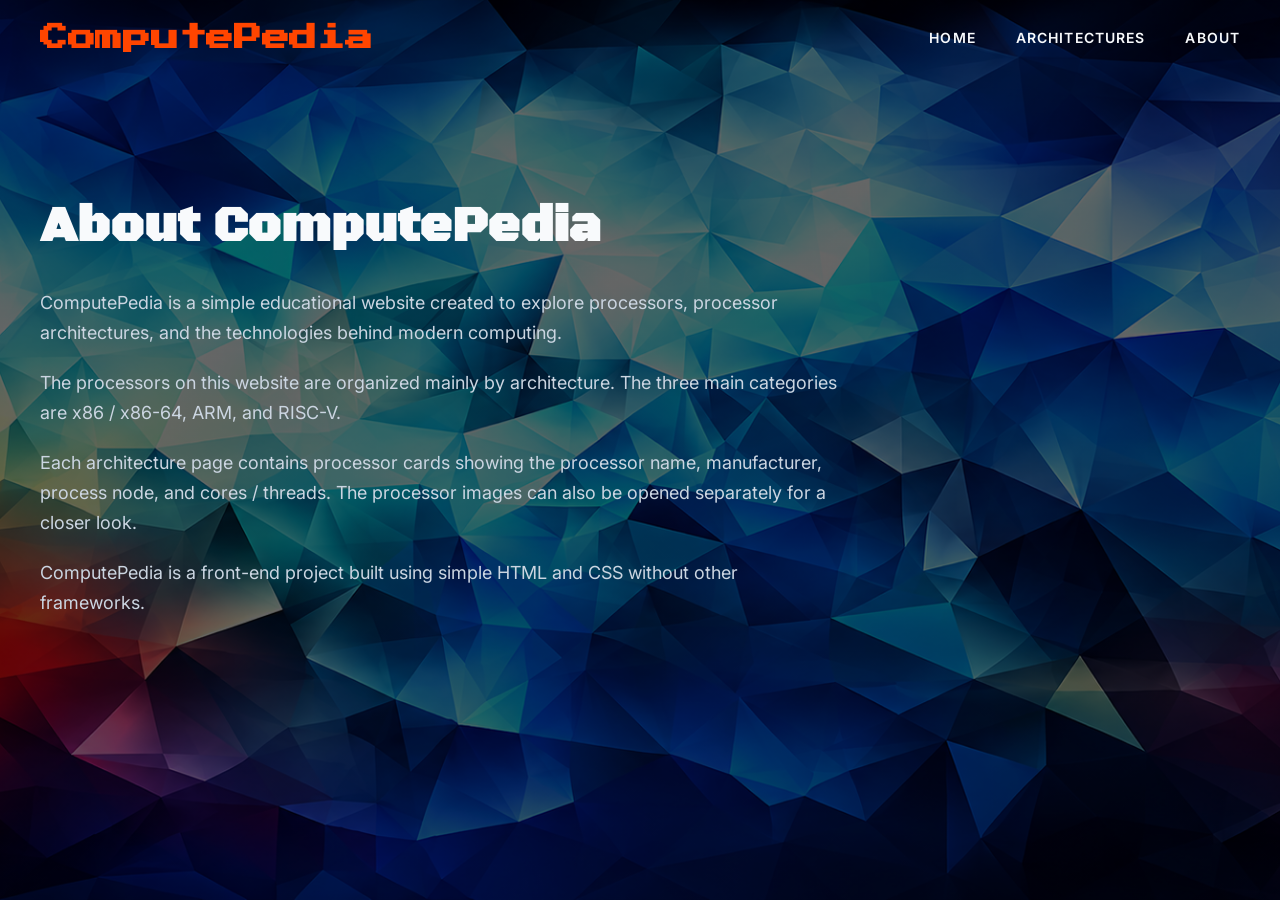
<file: about.html>
<!DOCTYPE html>
<html lang="en">

<head>
    <meta charset="UTF-8">
    <meta name="viewport" content="width=device-width, initial-scale=1.0">

    <link rel="preconnect" href="https://fonts.googleapis.com">
    <link rel="preconnect" href="https://fonts.gstatic.com" crossorigin>
    <link href="https://fonts.googleapis.com/css2?family=Black+Ops+One&family=Inter:wght@400;500;600;700&family=Press+Start+2P&family=Space+Grotesk:wght@500;600;700&display=swap" rel="stylesheet">
    <link rel="stylesheet" href="style.css">

    <title>About - ComputePedia</title>
</head>

<body>

    <div class="main">

        <div class="navbar">

            <div class="logo">
                ComputePedia
            </div>

            <div class="menu">
                <a href="index.html">HOME</a>
                <a href="architecture.html">ARCHITECTURES</a>
                <a href="about.html">ABOUT</a>
            </div>

        </div>

        <div class="about-content">

            <h1>About ComputePedia</h1>

            <p>
                ComputePedia is a simple educational website created to
                explore processors, processor architectures, and the
                technologies behind modern computing.
            </p>

            <p>
                The processors on this website are organized mainly by
                architecture. The three main categories are x86 / x86-64, ARM, and RISC-V. 
            </p>

            <p>
                Each architecture page contains processor cards showing
                the processor name, manufacturer, process node, and
                cores / threads. The processor images can also be opened
                separately for a closer look.
            </p>

            <p>
                ComputePedia is a front-end project built using simple
                HTML and CSS without other frameworks.
            </p>

        </div>

    </div>

</body>

</html>
</file>
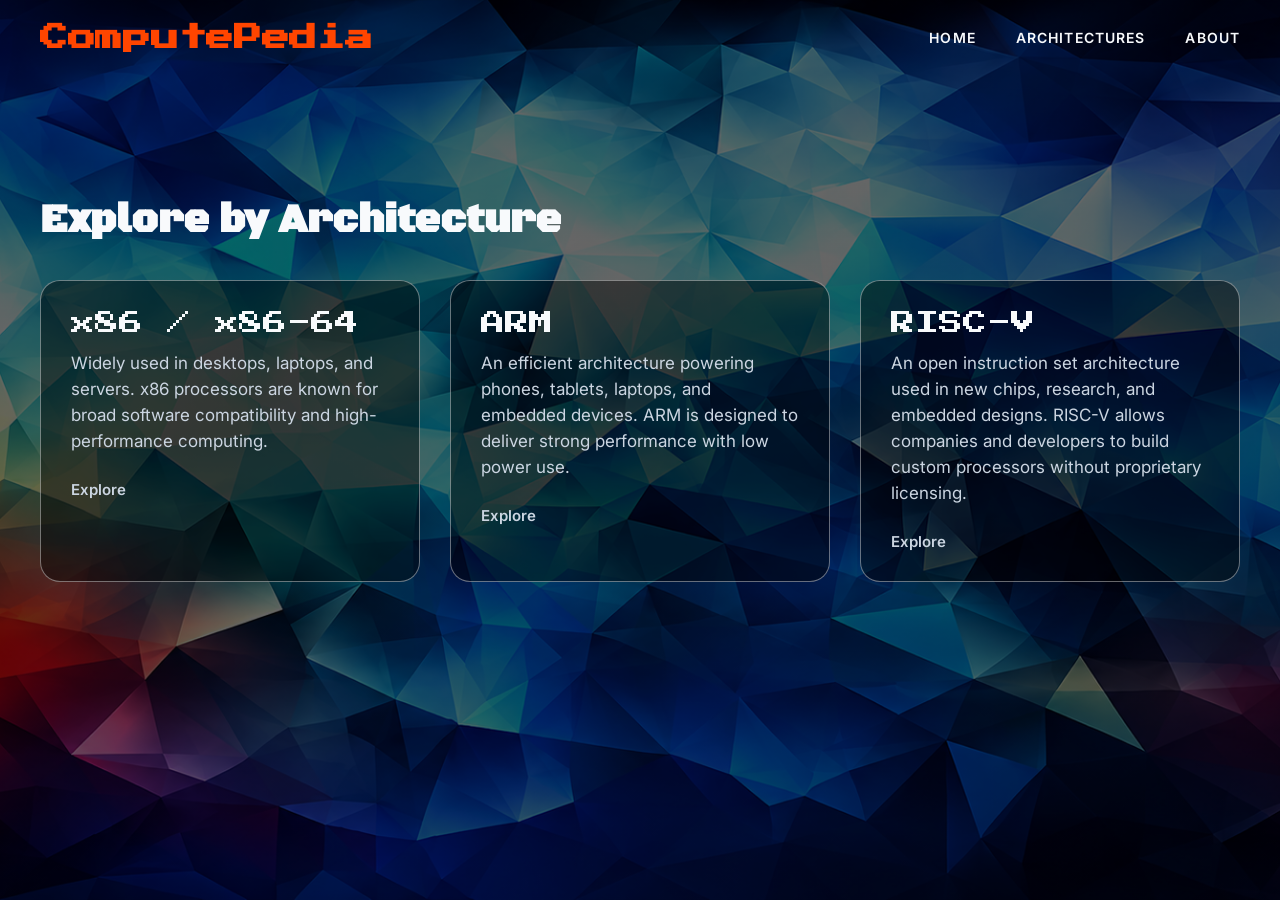
<file: architecture.html>
<!DOCTYPE html>
<html lang="en">

<head>
    <meta charset="UTF-8">
    <meta name="viewport" content="width=device-width, initial-scale=1.0">
    <link rel="preconnect" href="https://fonts.googleapis.com">
    <link rel="preconnect" href="https://fonts.gstatic.com" crossorigin>
    <link href="https://fonts.googleapis.com/css2?family=Black+Ops+One&family=Inter:wght@400;500;600;700&family=Press+Start+2P&family=Space+Grotesk:wght@500;600;700&display=swap" rel="stylesheet">
    <link rel="stylesheet" href="style.css">
    <title>Architectures | ComputePedia</title>
</head>

<body>
    <div class="main">
        <div class="navbar">
            <div class="logo">
                ComputePedia
            </div>

            <div class="menu">
                <a href="index.html">HOME</a>
                <a href="architecture.html">ARCHITECTURES</a>
                <a href="about.html">ABOUT</a>
            </div>
        </div>

        <div class="architectures">
            <h2>Explore by Architecture</h2>

            <div class="architecture-boxes">
                <div class="architecture-box">
                    <h3>x86 / x86-64</h3>
                    <p>Widely used in desktops, laptops, and servers. x86 processors are known for broad software compatibility and high-performance computing.</p>
                    <a href="x86.html">Explore</a>
                </div>

                <div class="architecture-box">
                    <h3>ARM</h3>
                    <p>An efficient architecture powering phones, tablets, laptops, and embedded devices. ARM is designed to deliver strong performance with low power use.</p>
                    <a href="arm.html">Explore</a>
                </div>

                <div class="architecture-box">
                    <h3>RISC-V</h3>
                    <p>An open instruction set architecture used in new chips, research, and embedded designs. RISC-V allows companies and developers to build custom processors without proprietary licensing.</p>
                    <a href="riscv.html">Explore</a>
                </div>
            </div>
        </div>
    </div>
</body>
</html>
</file>
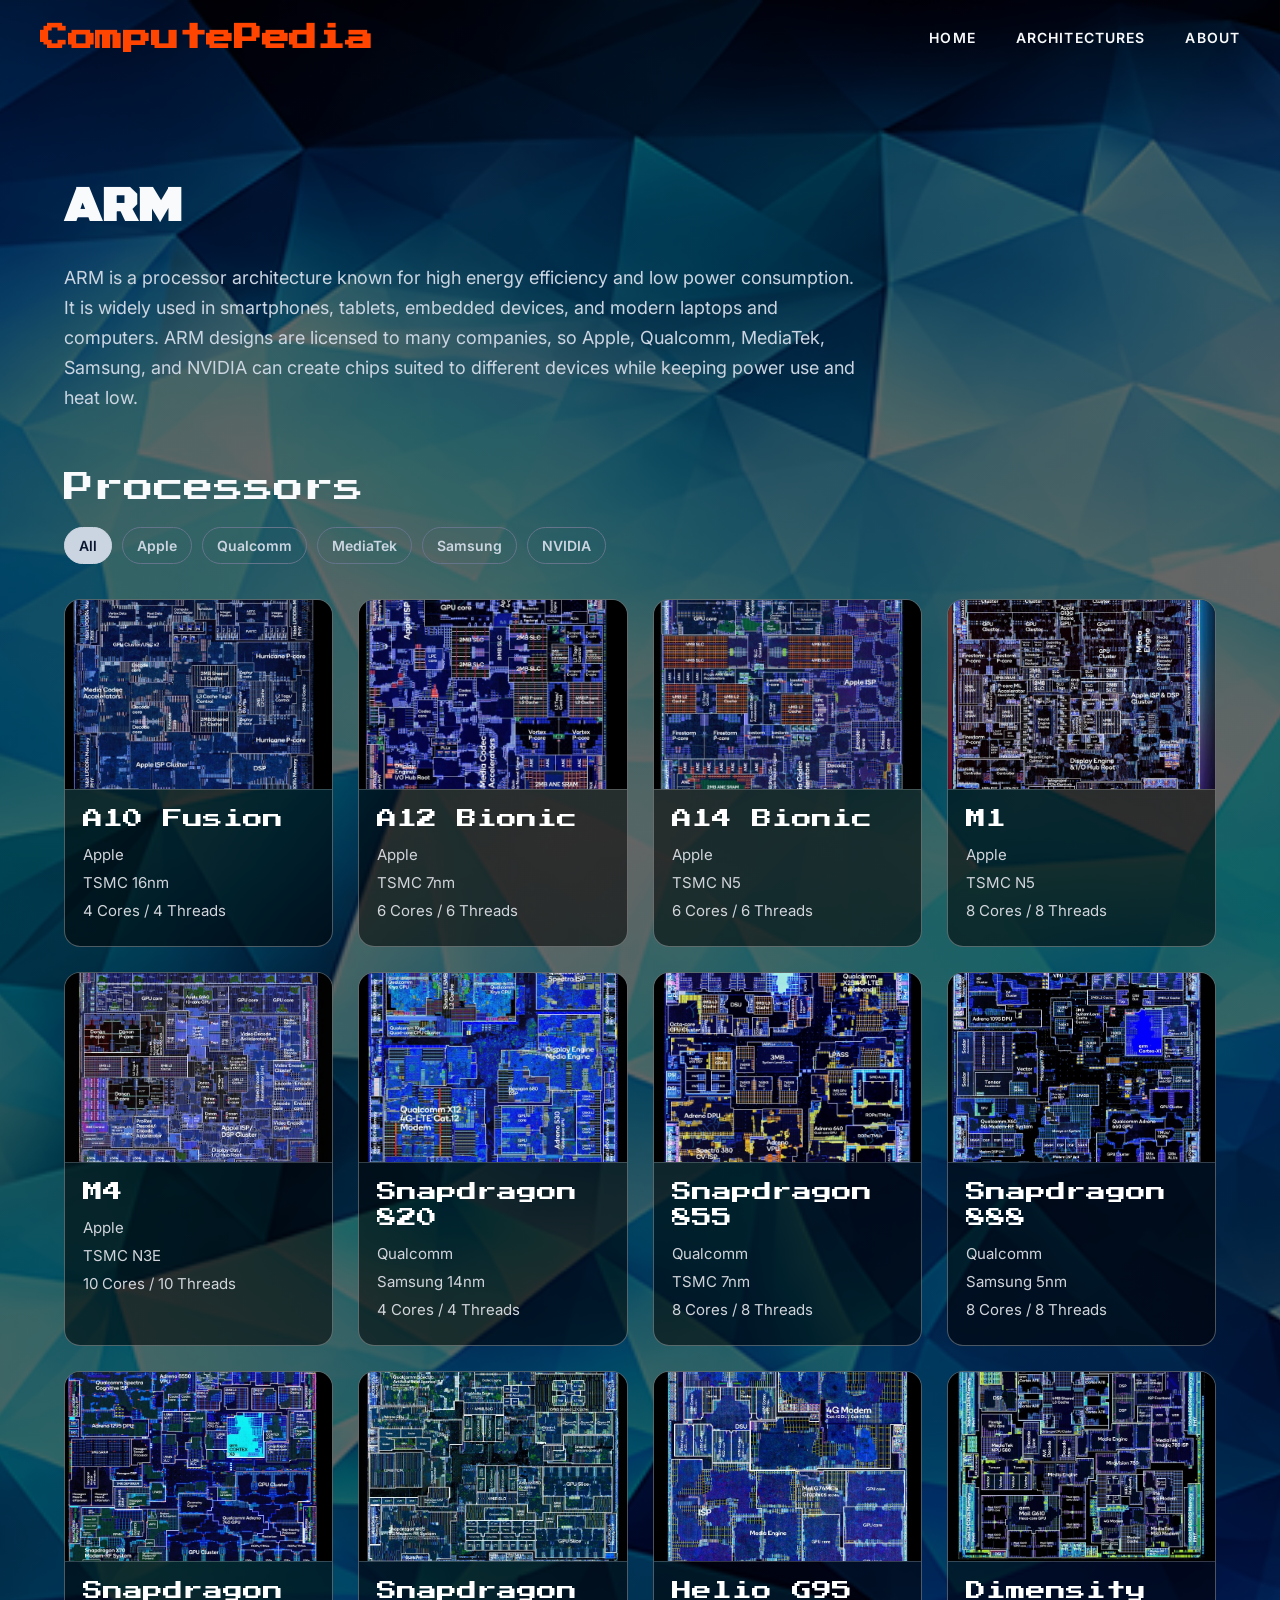
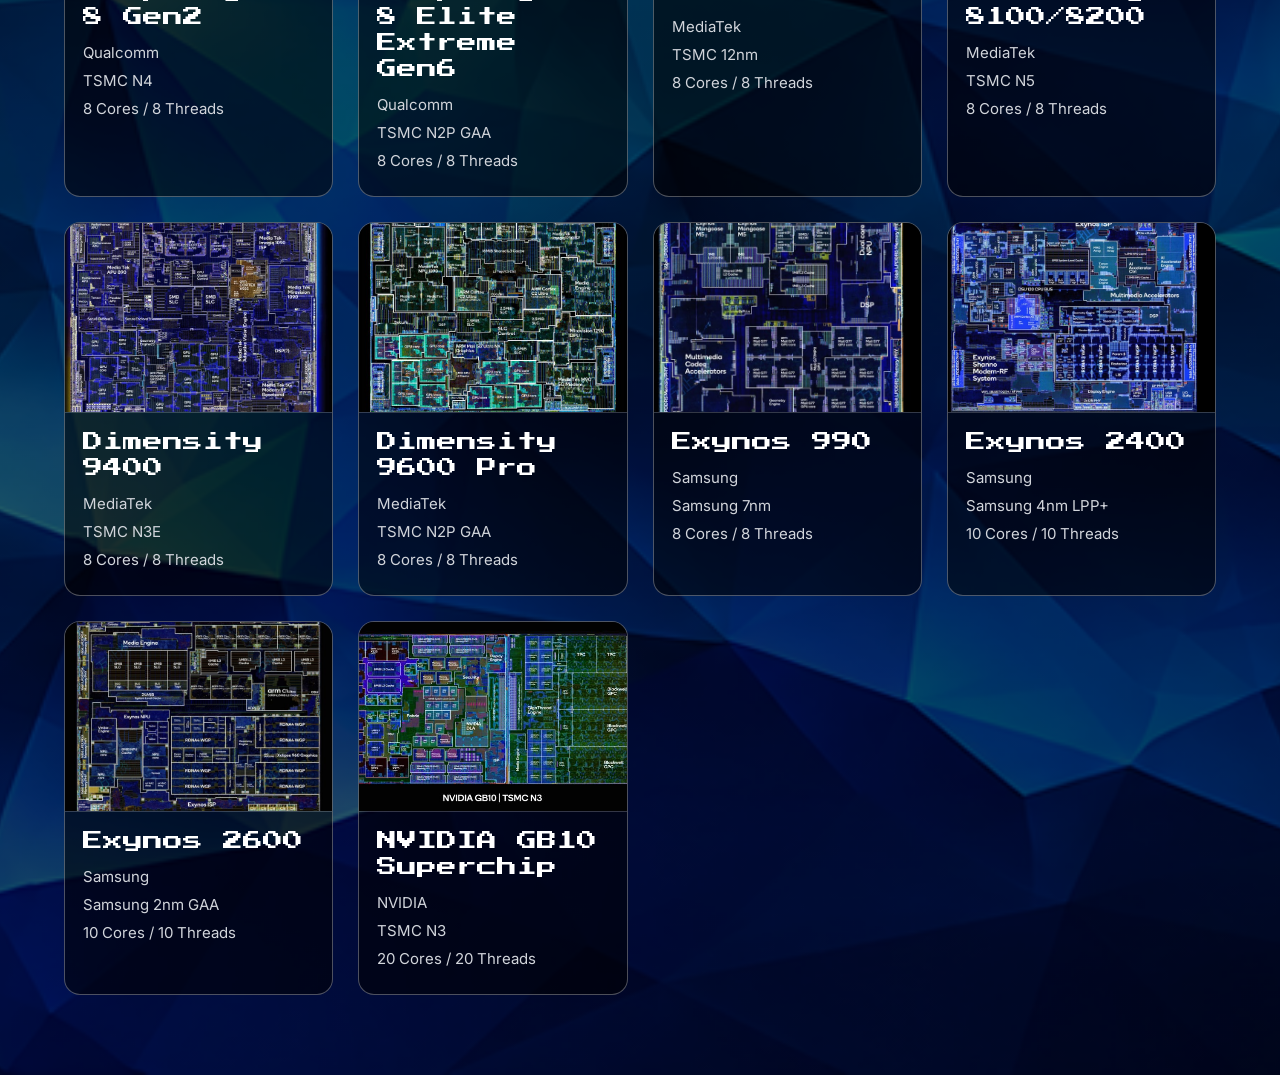
<file: arm.html>
<!DOCTYPE html>
<html lang="en">

<head>
    <meta charset="UTF-8">
    <meta name="viewport" content="width=device-width, initial-scale=1.0">

    <link rel="preconnect" href="https://fonts.googleapis.com">
    <link rel="preconnect" href="https://fonts.gstatic.com" crossorigin>
    <link href="https://fonts.googleapis.com/css2?family=Black+Ops+One&family=Inter:wght@400;500;600;700&family=Press+Start+2P&family=Space+Grotesk:wght@500;600;700&display=swap" rel="stylesheet">
    <link rel="stylesheet" href="style.css">

    <title>ARM - ComputePedia</title>
</head>

<body>

    <div class="main">

        <div class="navbar">

            <div class="logo">
                ComputePedia
            </div>

            <div class="menu">
                <a href="index.html">HOME</a>
                <a href="architecture.html">ARCHITECTURES</a>
                <a href="about.html">ABOUT</a>
            </div>

        </div>

        <div class="architecture-page">

            <h1>ARM</h1>

            <p>
                ARM is a processor architecture known for high energy
                efficiency and low power consumption. It is widely used
                in smartphones, tablets, embedded devices, and modern
                laptops and computers. ARM designs are licensed to many
                companies, so Apple, Qualcomm, MediaTek, Samsung, and
                NVIDIA can create chips suited to different devices while
                keeping power use and heat low.
            </p>

            <h2>Processors</h2>

            <input class="company-filter-input" type="radio" name="arm-company" id="arm-all" checked>
            <input class="company-filter-input" type="radio" name="arm-company" id="arm-apple">
            <input class="company-filter-input" type="radio" name="arm-company" id="arm-qualcomm">
            <input class="company-filter-input" type="radio" name="arm-company" id="arm-mediatek">
            <input class="company-filter-input" type="radio" name="arm-company" id="arm-samsung">
            <input class="company-filter-input" type="radio" name="arm-company" id="arm-nvidia">
            <div class="company-filters" aria-label="Filter ARM processors by company">
                <label for="arm-all">All</label>
                <label for="arm-apple">Apple</label>
                <label for="arm-qualcomm">Qualcomm</label>
                <label for="arm-mediatek">MediaTek</label>
                <label for="arm-samsung">Samsung</label>
                <label for="arm-nvidia">NVIDIA</label>
            </div>

            <div class="cpu-grid">

                <div class="cpu-card">
                    <a href="assets/images/apple-a10-fusion.jpg" target="_blank">
                        <img src="assets/thumbs/apple-a10-fusion.thumb.jpg" alt="Apple A10 Fusion die shot" loading="lazy">
                    </a>
                    <h3>A10 Fusion</h3>
                    <p class="company-apple">Apple</p>
                    <p>TSMC 16nm</p>
                    <p>4 Cores / 4 Threads</p>
                </div>

                <div class="cpu-card">
                    <a href="assets/images/apple-a12-bionic.jpg" target="_blank">
                        <img src="assets/thumbs/apple-a12-bionic.thumb.jpg" alt="Apple A12 Bionic die shot" loading="lazy">
                    </a>
                    <h3>A12 Bionic</h3>
                    <p class="company-apple">Apple</p>
                    <p>TSMC 7nm</p>
                    <p>6 Cores / 6 Threads</p>
                </div>

                <div class="cpu-card">
                    <a href="assets/images/apple-a14-bionic.jpg" target="_blank">
                        <img src="assets/thumbs/apple-a14-bionic.thumb.jpg" alt="Apple A14 Bionic die shot" loading="lazy">
                    </a>
                    <h3>A14 Bionic</h3>
                    <p class="company-apple">Apple</p>
                    <p>TSMC N5</p>
                    <p>6 Cores / 6 Threads</p>
                </div>

                <div class="cpu-card">
                    <a href="assets/images/apple-m1.jpg" target="_blank">
                        <img src="assets/thumbs/apple-m1.thumb.jpg" alt="Apple M1 die shot" loading="lazy">
                    </a>
                    <h3>M1</h3>
                    <p class="company-apple">Apple</p>
                    <p>TSMC N5</p>
                    <p>8 Cores / 8 Threads</p>
                </div>

                <div class="cpu-card">
                    <a href="assets/images/apple-m4.jpg" target="_blank">
                        <img src="assets/thumbs/apple-m4.thumb.jpg" alt="Apple M4 die shot" loading="lazy">
                    </a>
                    <h3>M4</h3>
                    <p class="company-apple">Apple</p>
                    <p>TSMC N3E</p>
                    <p>10 Cores / 10 Threads</p>
                </div>

                <div class="cpu-card">
                    <a href="assets/images/qualcomm-snapdragon-820.jpg" target="_blank">
                        <img src="assets/thumbs/qualcomm-snapdragon-820.thumb.jpg" alt="Snapdragon 820 die shot" loading="lazy">
                    </a>
                    <h3>Snapdragon 820</h3>
                    <p class="company-qualcomm">Qualcomm</p>
                    <p>Samsung 14nm</p>
                    <p>4 Cores / 4 Threads</p>
                </div>

                <div class="cpu-card">
                    <a href="assets/images/qualcomm-snapdragon-855.jpg" target="_blank">
                        <img src="assets/thumbs/qualcomm-snapdragon-855.thumb.jpg" alt="Snapdragon 855 die shot" loading="lazy">
                    </a>
                    <h3>Snapdragon 855</h3>
                    <p class="company-qualcomm">Qualcomm</p>
                    <p>TSMC 7nm</p>
                    <p>8 Cores / 8 Threads</p>
                </div>

                <div class="cpu-card">
                    <a href="assets/images/qualcomm-snapdragon-888.jpg" target="_blank">
                        <img src="assets/thumbs/qualcomm-snapdragon-888.thumb.jpg" alt="Snapdragon 888 die shot" loading="lazy">
                    </a>
                    <h3>Snapdragon 888</h3>
                    <p class="company-qualcomm">Qualcomm</p>
                    <p>Samsung 5nm</p>
                    <p>8 Cores / 8 Threads</p>
                </div>

                <div class="cpu-card">
                    <a href="assets/images/qualcomm-snapdragon-8-gen2.jpg" target="_blank">
                        <img src="assets/thumbs/qualcomm-snapdragon-8-gen2.thumb.jpg" alt="Snapdragon 8 Gen2 die shot" loading="lazy">
                    </a>
                    <h3>Snapdragon 8 Gen2</h3>
                    <p class="company-qualcomm">Qualcomm</p>
                    <p>TSMC N4</p>
                    <p>8 Cores / 8 Threads</p>
                </div>

                <div class="cpu-card">
                    <a href="assets/images/qualcomm-snapdragon-8-elite-gen6.jpg" target="_blank">
                        <img src="assets/thumbs/qualcomm-snapdragon-8-elite-gen6.thumb.jpg" alt="Snapdragon 8 Elite Extreme Gen6 die shot" loading="lazy">
                    </a>
                    <h3>Snapdragon 8 Elite Extreme Gen6</h3>
                    <p class="company-qualcomm">Qualcomm</p>
                    <p>TSMC N2P GAA</p>
                    <p>8 Cores / 8 Threads</p>
                </div>

                <div class="cpu-card">
                    <a href="assets/images/mediatek-helio-g95.jpg" target="_blank">
                        <img src="assets/thumbs/mediatek-helio-g95.thumb.jpg" alt="MediaTek Helio G95 die shot" loading="lazy">
                    </a>
                    <h3>Helio G95</h3>
                    <p class="company-mediatek">MediaTek</p>
                    <p>TSMC 12nm</p>
                    <p>8 Cores / 8 Threads</p>
                </div>

                <div class="cpu-card">
                    <a href="assets/images/mediatek-dimensity-8100.jpg" target="_blank">
                        <img src="assets/thumbs/mediatek-dimensity-8100.thumb.jpg" alt="MediaTek Dimensity 8100/8200 die shot" loading="lazy">
                    </a>
                    <h3>Dimensity 8100/8200</h3>
                    <p class="company-mediatek">MediaTek</p>
                    <p>TSMC N5</p>
                    <p>8 Cores / 8 Threads</p>
                </div>

                <div class="cpu-card">
                    <a href="assets/images/mediatek-dimensity-9400.jpg" target="_blank">
                        <img src="assets/thumbs/mediatek-dimensity-9400.thumb.jpg" alt="MediaTek Dimensity 9400 die shot" loading="lazy">
                    </a>
                    <h3>Dimensity 9400</h3>
                    <p class="company-mediatek">MediaTek</p>
                    <p>TSMC N3E</p>
                    <p>8 Cores / 8 Threads</p>
                </div>

                <div class="cpu-card">
                    <a href="assets/images/mediatek-dimensity-9600-pro.jpg" target="_blank">
                        <img src="assets/thumbs/mediatek-dimensity-9600-pro.thumb.jpg" alt="MediaTek Dimensity 9600 Pro die shot" loading="lazy">
                    </a>
                    <h3>Dimensity 9600 Pro</h3>
                    <p class="company-mediatek">MediaTek</p>
                    <p>TSMC N2P GAA</p>
                    <p>8 Cores / 8 Threads</p>
                </div>

                <div class="cpu-card">
                    <a href="assets/images/samsung-exynos-990.jpg" target="_blank">
                        <img src="assets/thumbs/samsung-exynos-990.thumb.jpg" alt="Samsung Exynos 990 die shot" loading="lazy">
                    </a>
                    <h3>Exynos 990</h3>
                    <p class="company-samsung">Samsung</p>
                    <p>Samsung 7nm</p>
                    <p>8 Cores / 8 Threads</p>
                </div>

                <div class="cpu-card">
                    <a href="assets/images/samsung-exynos-2400.jpg" target="_blank">
                        <img src="assets/thumbs/samsung-exynos-2400.thumb.jpg" alt="Samsung Exynos 2400 die shot" loading="lazy">
                    </a>
                    <h3>Exynos 2400</h3>
                    <p class="company-samsung">Samsung</p>
                    <p>Samsung 4nm LPP+</p>
                    <p>10 Cores / 10 Threads</p>
                </div>

                <div class="cpu-card">
                    <a href="assets/images/samsung-exynos-2600.jpg" target="_blank">
                        <img src="assets/thumbs/samsung-exynos-2600.thumb.jpg" alt="Samsung Exynos 2600 die shot" loading="lazy">
                    </a>
                    <h3>Exynos 2600</h3>
                    <p class="company-samsung">Samsung</p>
                    <p>Samsung 2nm GAA</p>
                    <p>10 Cores / 10 Threads</p>
                </div>

                <div class="cpu-card">
                    <a href="assets/images/nvidia-gb10-blackwell.jpg" target="_blank">
                        <img src="assets/thumbs/nvidia-gb10-blackwell.thumb.jpg" alt="NVIDIA GB10 Superchip die shot" loading="lazy">
                    </a>
                    <h3>NVIDIA GB10 Superchip</h3>
                    <p class="company-nvidia">NVIDIA</p>
                    <p>TSMC N3</p>
                    <p>20 Cores / 20 Threads</p>
                </div>

            </div>

        </div>

    </div>

</body>
</html>
</file>
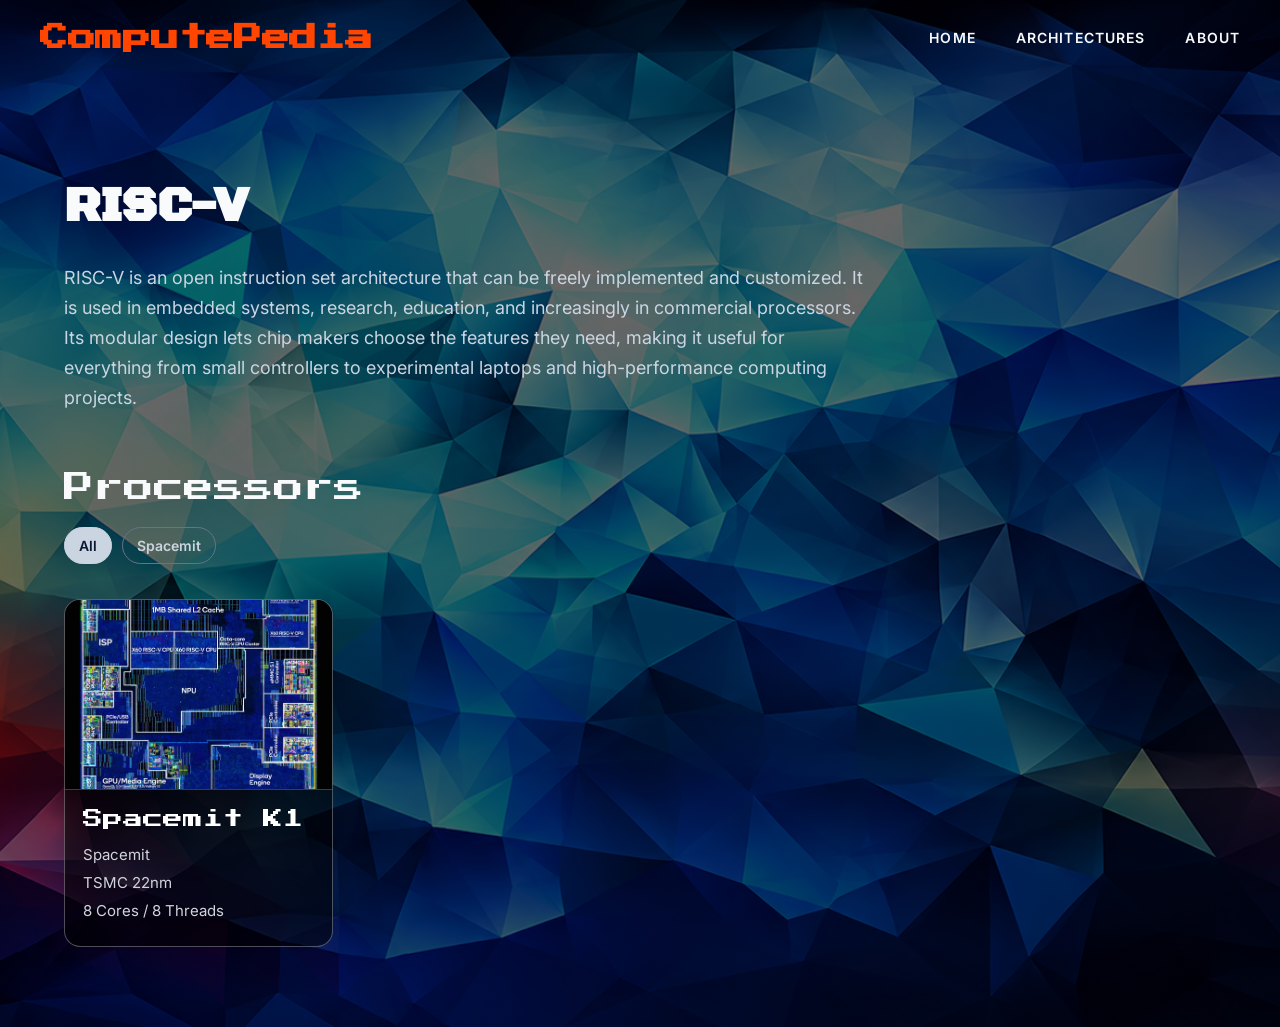
<file: riscv.html>
<!DOCTYPE html>
<html lang="en">

<head>
    <meta charset="UTF-8">
    <meta name="viewport" content="width=device-width, initial-scale=1.0">

    <link rel="preconnect" href="https://fonts.googleapis.com">
    <link rel="preconnect" href="https://fonts.gstatic.com" crossorigin>
    <link href="https://fonts.googleapis.com/css2?family=Black+Ops+One&family=Inter:wght@400;500;600;700&family=Press+Start+2P&family=Space+Grotesk:wght@500;600;700&display=swap" rel="stylesheet">
    <link rel="stylesheet" href="style.css">

    <title>RISC-V - ComputePedia</title>
</head>

<body>

    <div class="main">

        <div class="navbar">

            <div class="logo">
                ComputePedia
            </div>

            <div class="menu">
                <a href="index.html">HOME</a>
                <a href="architecture.html">ARCHITECTURES</a>
                <a href="about.html">ABOUT</a>
            </div>

        </div>

        <div class="architecture-page">

            <h1>RISC-V</h1>

            <p>
                RISC-V is an open instruction set architecture that can
                be freely implemented and customized. It is used in
                embedded systems, research, education, and increasingly
                in commercial processors. Its modular design lets chip
                makers choose the features they need, making it useful for
                everything from small controllers to experimental laptops
                and high-performance computing projects.
            </p>

            <h2>Processors</h2>

            <input class="company-filter-input" type="radio" name="riscv-company" id="riscv-all" checked>
            <input class="company-filter-input" type="radio" name="riscv-company" id="riscv-spacemit">
            <div class="company-filters" aria-label="Filter RISC-V processors by company">
                <label for="riscv-all">All</label>
                <label for="riscv-spacemit">Spacemit</label>
            </div>

            <div class="cpu-grid">

                <div class="cpu-card">
                    <a href="assets/images/riscv-spacemit-k1.jpg" target="_blank">
                        <img src="assets/thumbs/riscv-spacemit-k1.thumb.jpg" alt="Spacemit K1 die shot" loading="lazy">
                    </a>
                    <h3>Spacemit K1</h3>
                    <p class="company-spacemit">Spacemit</p>
                    <p>TSMC 22nm</p>
                    <p>8 Cores / 8 Threads</p>
                </div>

            </div>

        </div>

    </div>

</body>
</html>
</file>
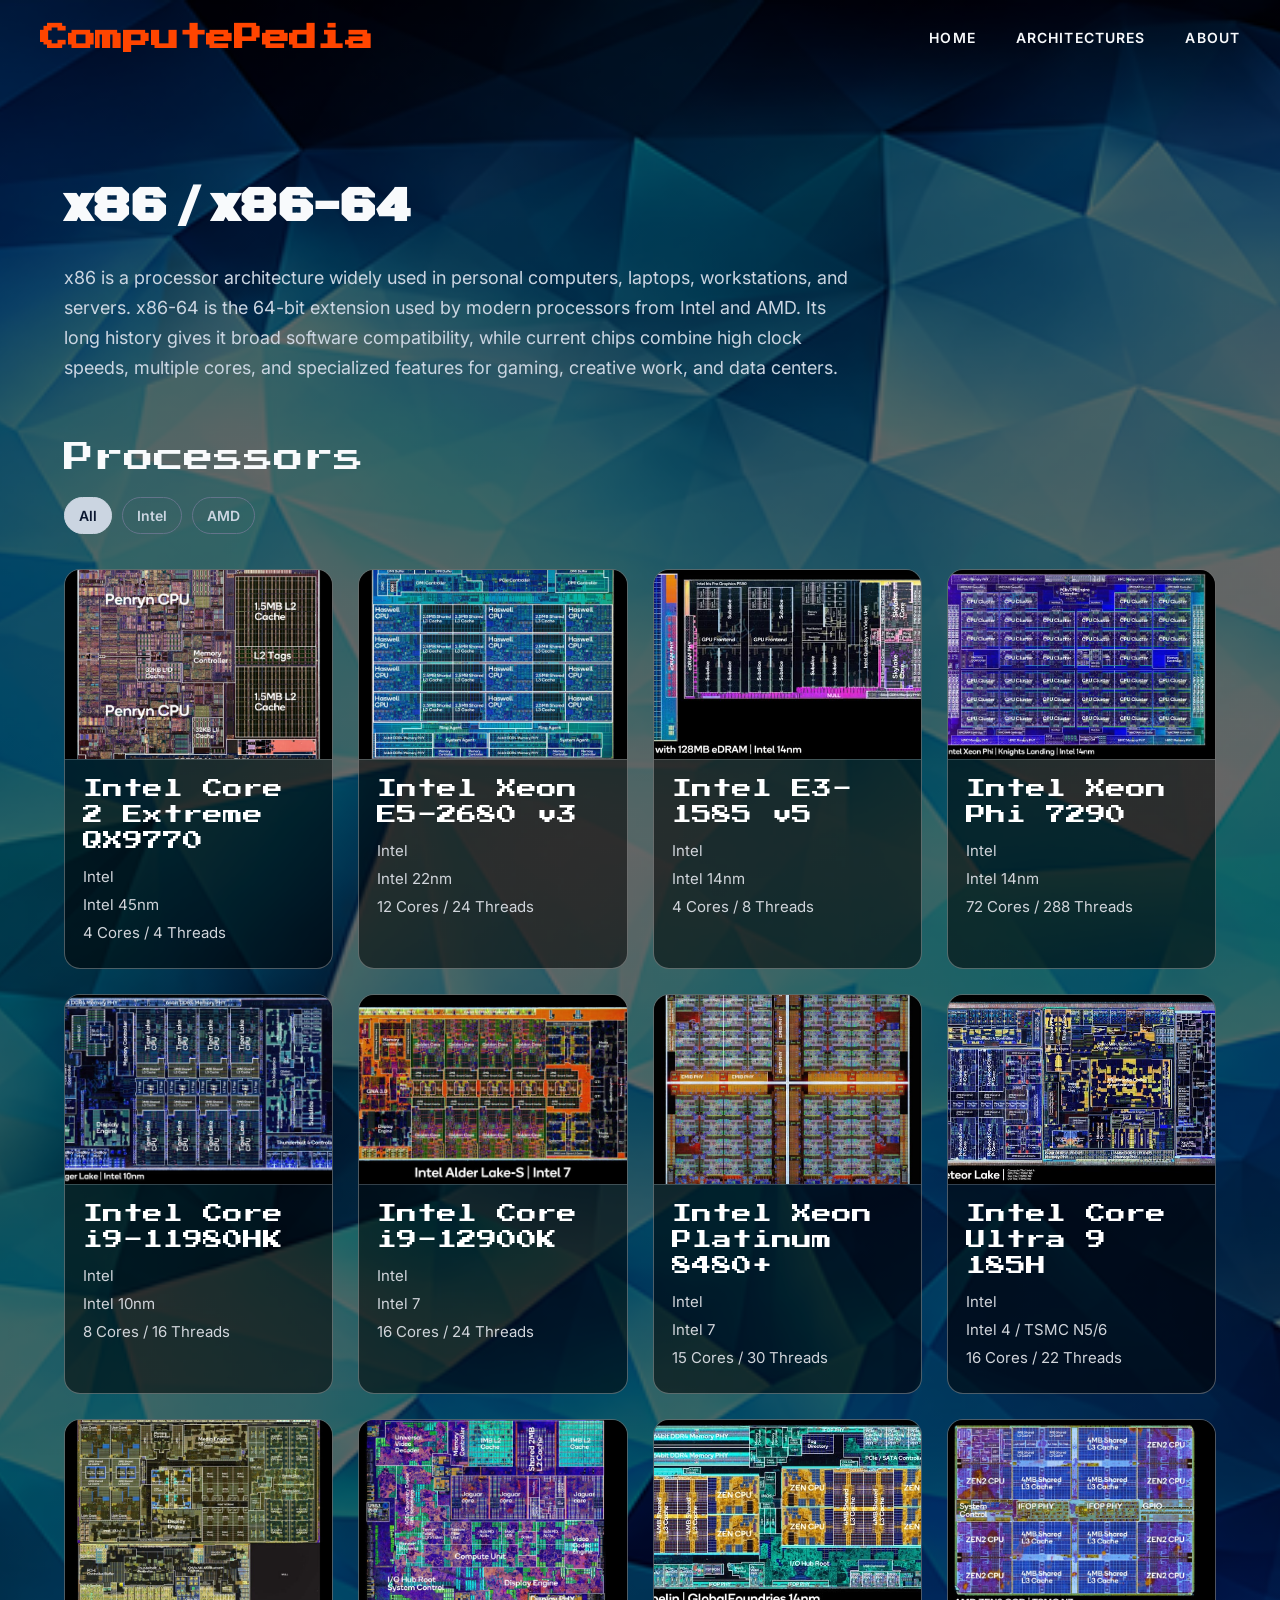
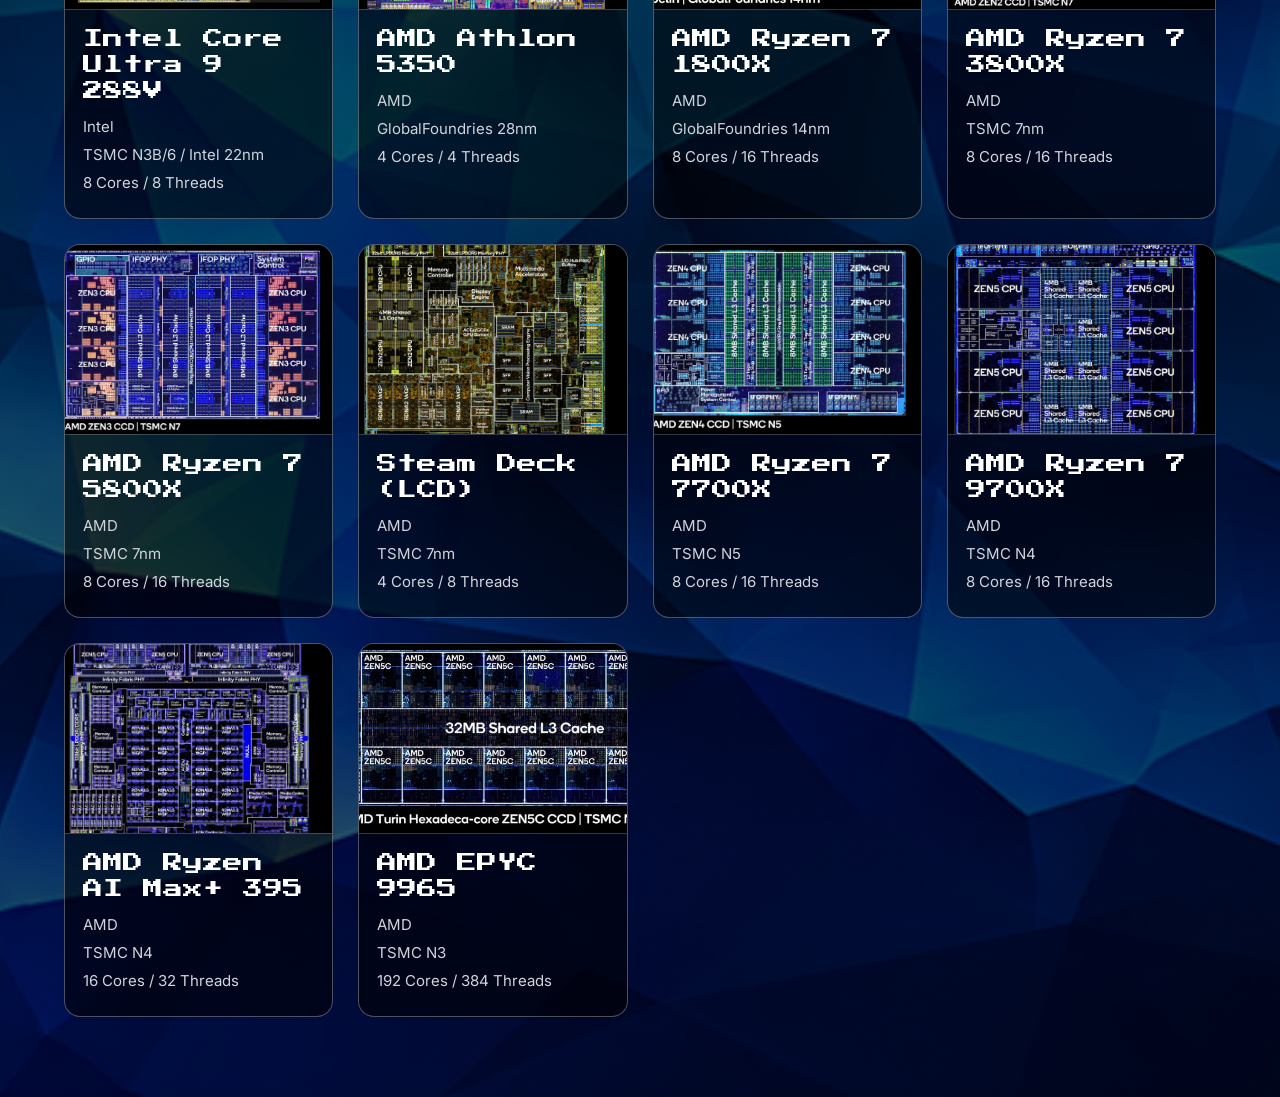
<file: x86.html>
<!DOCTYPE html>
<html lang="en">

<head>
    <meta charset="UTF-8">
    <meta name="viewport" content="width=device-width, initial-scale=1.0">

    <link rel="preconnect" href="https://fonts.googleapis.com">
    <link rel="preconnect" href="https://fonts.gstatic.com" crossorigin>
    <link href="https://fonts.googleapis.com/css2?family=Black+Ops+One&family=Inter:wght@400;500;600;700&family=Press+Start+2P&family=Space+Grotesk:wght@500;600;700&display=swap" rel="stylesheet">
    <link rel="stylesheet" href="style.css">

    <title>x86 - ComputePedia</title>
</head>

<body>

    <div class="main">

        <div class="navbar">

            <div class="logo">
                ComputePedia
            </div>

            <div class="menu">
                <a href="index.html">HOME</a>
                <a href="architecture.html">ARCHITECTURES</a>
                <a href="about.html">ABOUT</a>
            </div>

        </div>

        <div class="architecture-page">

            <h1>x86 / x86-64</h1>

            <p>
                x86 is a processor architecture widely used in personal
                computers, laptops, workstations, and servers. x86-64 is
                the 64-bit extension used by modern processors from Intel
                and AMD. Its long history gives it broad software
                compatibility, while current chips combine high clock
                speeds, multiple cores, and specialized features for
                gaming, creative work, and data centers.
            </p>

            <h2>Processors</h2>

            <input class="company-filter-input" type="radio" name="x86-company" id="x86-all" checked>
            <input class="company-filter-input" type="radio" name="x86-company" id="x86-intel">
            <input class="company-filter-input" type="radio" name="x86-company" id="x86-amd">
            <div class="company-filters" aria-label="Filter x86 processors by company">
                <label for="x86-all">All</label>
                <label for="x86-intel">Intel</label>
                <label for="x86-amd">AMD</label>
            </div>

            <div class="cpu-grid">

                <div class="cpu-card">
                    <a href="assets/images/intel-penryn.jpg" target="_blank">
                        <img src="assets/thumbs/intel-penryn.thumb.jpg" alt="Intel Core 2 Extreme QX9770 die shot" loading="lazy">
                    </a>
                    <h3>Intel Core 2 Extreme QX9770</h3>
                    <p class="company-intel">Intel</p>
                    <p>Intel 45nm</p>
                    <p>4 Cores / 4 Threads</p>
                </div>

                <div class="cpu-card">
                    <a href="assets/images/intel-haswell.jpg" target="_blank">
                        <img src="assets/thumbs/intel-haswell.thumb.jpg" alt="Intel Xeon E5-2680 v3 die shot" loading="lazy">
                    </a>
                    <h3>Intel Xeon E5-2680 v3</h3>
                    <p class="company-intel">Intel</p>
                    <p>Intel 22nm</p>
                    <p>12 Cores / 24 Threads</p>
                </div>

                <div class="cpu-card">
                    <a href="assets/images/intel-skylake.jpg" target="_blank">
                        <img src="assets/thumbs/intel-skylake.thumb.jpg" alt="Intel E3-1585 v5 die shot" loading="lazy">
                    </a>
                    <h3>Intel E3-1585 v5</h3>
                    <p class="company-intel">Intel</p>
                    <p>Intel 14nm</p>
                    <p>4 Cores / 8 Threads</p>
                </div>

                <div class="cpu-card">
                    <a href="assets/images/intel-knights-landing.jpg" target="_blank">
                        <img src="assets/thumbs/intel-knights-landing.thumb.jpg" alt="Intel Xeon Phi 7290 die shot" loading="lazy">
                    </a>
                    <h3>Intel Xeon Phi 7290</h3>
                    <p class="company-intel">Intel</p>
                    <p>Intel 14nm</p>
                    <p>72 Cores / 288 Threads</p>
                </div>

                <div class="cpu-card">
                    <a href="assets/images/intel-tiger-lake.jpg" target="_blank">
                        <img src="assets/thumbs/intel-tiger-lake.thumb.jpg" alt="Intel Core i9-11980HK die shot" loading="lazy">
                    </a>
                    <h3>Intel Core i9-11980HK</h3>
                    <p class="company-intel">Intel</p>
                    <p>Intel 10nm</p>
                    <p>8 Cores / 16 Threads</p>
                </div>

                <div class="cpu-card">
                    <a href="assets/images/intel-alder-lake-s.jpg" target="_blank">
                        <img src="assets/thumbs/intel-alder-lake-s.thumb.jpg" alt="Intel Core i9-12900K die shot" loading="lazy">
                    </a>
                    <h3>Intel Core i9-12900K</h3>
                    <p class="company-intel">Intel</p>
                    <p>Intel 7</p>
                    <p>16 Cores / 24 Threads</p>
                </div>

                <div class="cpu-card">
                    <a href="assets/images/intel-sapphire-rapids.jpg" target="_blank">
                        <img src="assets/thumbs/intel-sapphire-rapids.thumb.jpg" alt="Intel Xeon Platinum 8480+ die shot" loading="lazy">
                    </a>
                    <h3>Intel Xeon Platinum 8480+</h3>
                    <p class="company-intel">Intel</p>
                    <p>Intel 7</p>
                    <p>15 Cores / 30 Threads</p>
                </div>

                <div class="cpu-card">
                    <a href="assets/images/intel-meteor-lake.jpg" target="_blank">
                        <img src="assets/thumbs/intel-meteor-lake.thumb.jpg" alt="Intel Core Ultra 9 185H die shot" loading="lazy">
                    </a>
                    <h3>Intel Core Ultra 9 185H</h3>
                    <p class="company-intel">Intel</p>
                    <p>Intel 4 / TSMC N5/6</p>
                    <p>16 Cores / 22 Threads</p>
                </div>

                <div class="cpu-card">
                    <a href="assets/images/intel-lunar-lake.jpg" target="_blank">
                        <img src="assets/thumbs/intel-lunar-lake.thumb.jpg" alt="Intel Core Ultra 9 288V die shot" loading="lazy">
                    </a>
                    <h3>Intel Core Ultra 9 288V</h3>
                    <p class="company-intel">Intel</p>
                    <p>TSMC N3B/6 / Intel 22nm</p>
                    <p>8 Cores / 8 Threads</p>
                </div>

                <div class="cpu-card">
                    <a href="assets/images/amd-kabini-apu.jpg" target="_blank">
                        <img src="assets/thumbs/amd-kabini-apu.thumb.jpg" alt="AMD Athlon 5350 die shot" loading="lazy">
                    </a>
                    <h3>AMD Athlon 5350</h3>
                    <p class="company-amd">AMD</p>
                    <p>GlobalFoundries 28nm</p>
                    <p>4 Cores / 4 Threads</p>
                </div>

                <div class="cpu-card">
                    <a href="assets/images/amd-zen-zeppelin.jpg" target="_blank">
                        <img src="assets/thumbs/amd-zen-zeppelin.thumb.jpg" alt="AMD Ryzen 7 1800X die shot" loading="lazy">
                    </a>
                    <h3>AMD Ryzen 7 1800X</h3>
                    <p class="company-amd">AMD</p>
                    <p>GlobalFoundries 14nm</p>
                    <p>8 Cores / 16 Threads</p>
                </div>

                <div class="cpu-card">
                    <a href="assets/images/amd-zen2-ccd.jpg" target="_blank">
                        <img src="assets/thumbs/amd-zen2-ccd.thumb.jpg" alt="AMD Ryzen 7 3800X die shot" loading="lazy">
                    </a>
                    <h3>AMD Ryzen 7 3800X</h3>
                    <p class="company-amd">AMD</p>
                    <p>TSMC 7nm</p>
                    <p>8 Cores / 16 Threads</p>
                </div>

                <div class="cpu-card">
                    <a href="assets/images/amd-zen3-ccd.jpg" target="_blank">
                        <img src="assets/thumbs/amd-zen3-ccd.thumb.jpg" alt="AMD Ryzen 7 5800X die shot" loading="lazy">
                    </a>
                    <h3>AMD Ryzen 7 5800X</h3>
                    <p class="company-amd">AMD</p>
                    <p>TSMC 7nm</p>
                    <p>8 Cores / 16 Threads</p>
                </div>

                <div class="cpu-card">
                    <a href="assets/images/amd-steamdeck.jpg" target="_blank">
                        <img src="assets/thumbs/amd-steamdeck.thumb.jpg" alt="Steam Deck (LCD) die shot" loading="lazy">
                    </a>
                    <h3>Steam Deck (LCD)</h3>
                    <p class="company-amd">AMD</p>
                    <p>TSMC 7nm</p>
                    <p>4 Cores / 8 Threads</p>
                </div>

                <div class="cpu-card">
                    <a href="assets/images/amd-zen4-ccd.jpg" target="_blank">
                        <img src="assets/thumbs/amd-zen4-ccd.thumb.jpg" alt="AMD Ryzen 7 7700X die shot" loading="lazy">
                    </a>
                    <h3>AMD Ryzen 7 7700X</h3>
                    <p class="company-amd">AMD</p>
                    <p>TSMC N5</p>
                    <p>8 Cores / 16 Threads</p>
                </div>

                <div class="cpu-card">
                    <a href="assets/images/amd-zen5-ccd.jpg" target="_blank">
                        <img src="assets/thumbs/amd-zen5-ccd.thumb.jpg" alt="AMD Ryzen 7 9700X die shot" loading="lazy">
                    </a>
                    <h3>AMD Ryzen 7 9700X</h3>
                    <p class="company-amd">AMD</p>
                    <p>TSMC N4</p>
                    <p>8 Cores / 16 Threads</p>
                </div>

                <div class="cpu-card">
                    <a href="assets/images/amd-strix-halo.jpg" target="_blank">
                        <img src="assets/thumbs/amd-strix-halo.thumb.jpg" alt="AMD Ryzen AI Max+ 395 die shot" loading="lazy">
                    </a>
                    <h3>AMD Ryzen AI Max+ 395</h3>
                    <p class="company-amd">AMD</p>
                    <p>TSMC N4</p>
                    <p>16 Cores / 32 Threads</p>
                </div>

                <div class="cpu-card">
                    <a href="assets/images/amd-zen5c-ccd.jpg" target="_blank">
                        <img src="assets/thumbs/amd-zen5c-ccd.thumb.jpg" alt="AMD EPYC 9965 die shot" loading="lazy">
                    </a>
                    <h3>AMD EPYC 9965</h3>
                    <p class="company-amd">AMD</p>
                    <p>TSMC N3</p>
                    <p>192 Cores / 384 Threads</p>
                </div>

            </div>

        </div>

    </div>

</body>
</html>
</file>
<file: style.css>
* {
    margin: 0;
    padding: 0;
    box-sizing: border-box;
}

:root {
    --font-display: "Press Start 2P", monospace;
    --font-hero: "Black Ops One", sans-serif;
    --font-body: "Inter", sans-serif;

    --text-primary: #f8fafc;
    --text-secondary: #cbd5e1;
    --accent: #ffc857;
}

body {
    background: #0a1730;
    color: var(--text-primary);
    font-family: var(--font-body);
    -webkit-font-smoothing: antialiased;
    text-rendering: optimizeLegibility;
}

.main {
    width: 100%;
    min-height: 100vh;

    background:
        linear-gradient(
            rgba(0, 0, 0, 0.6),
            rgba(0, 0, 0, 0.6)
        ),
        url("gpt.png");

    background-size: cover;
    background-position: center;
}

.navbar {
    width: min(1200px, calc(100% - 48px));
    height: 75px;
    margin: auto;

    display: flex;
    justify-content: space-between;
    align-items: center;
    font-family: var(--font-body);
}

.logo {
    color: orangered;
    font-family: var(--font-display);
    font-size: 28px;
    font-weight: 700;
    letter-spacing: -0.01em;
}

.menu {
    display: flex;
    gap: 40px;
}

.menu a {
    color: var(--text-primary);
    text-decoration: none;
    font-size: 14px;
    font-weight: 600;
    font-family: var(--font-body);
    letter-spacing: 0.08em;

    transition: color 0.2s ease;
}

.menu a:hover {
    color: orangered;
}



.content {
    width: min(1200px, calc(100% - 48px));
    margin: auto;
    padding-top: 150px;
    font-family: var(--font-body);
}

.content h1 {
    color: var(--text-primary);
    font-family: var(--font-hero);
    font-size: clamp(38px, 5vw, 55px);
    font-weight: 700;
    line-height: 1.2;
    letter-spacing: 0;
}

.content span {
    color: var(--accent);
}

.content p {
    color: var(--text-secondary);
    font-size: 18px;
    line-height: 30px;
    margin-top: 20px;
    width: min(550px, 100%);
}

.buttons {
    margin-top: 30px;
}

.buttons a {
    display: inline-block;

    color: var(--text-primary);
    text-decoration: none;

    border: 1px solid var(--text-primary);

    padding: 12px 24px;
    margin-right: 15px;

    font-size: 15px;
    border-radius: 20px;
    font-family: var(--font-body);
    font-weight: 600;
    letter-spacing: 0.02em;

    transition: background 0.2s ease, color 0.2s ease;
}

.buttons a:hover {
    background: var(--text-primary);
    color: #0a1730;
}

.architectures {
    width: min(1200px, calc(100% - 48px));
    margin: auto;
    padding-top: 120px;

    color: var(--text-primary);
    font-family: var(--font-body);
}

.architectures h2 {
    font-family: var(--font-hero);
    font-size: clamp(32px, 4vw, 40px);
    font-weight: 700;
    letter-spacing: 0;
    margin-bottom: 35px;
}

.architecture-boxes {
    display: flex;
    gap: 30px;
}

.architecture-box {
    flex: 1 1 0;
    padding: 30px;

    background: rgba(0, 0, 0, 0.45);

    border: 1px solid rgba(255, 255, 255, 0.4);
    border-radius: 20px;
}

.architecture-box h3 {
    font-family: var(--font-display);
    font-size: 24px;
    font-weight: 400;
    margin-bottom: 15px;
}

.architecture-box p {
    color: var(--text-secondary);
    font-size: 17px;
    line-height: 26px;
    margin-bottom: 25px;
}

.architecture-box a {
    color: #cbd5e1;
    text-decoration: none;
    font-weight: 600;
    font-size: 15px;
}

.architecture-box a:hover {
    color: #ffffff;
}


.architecture-page {
    width: 1200px;
    max-width: 100%;
    margin: auto;
    padding: 100px 24px 0;

    color: var(--text-primary);
    font-family: var(--font-body);
}

.architecture-page h1 {
    font-family: var(--font-hero);
    font-size: clamp(32px, 5vw, 50px);
    font-weight: 700;
    letter-spacing: 0;
    margin-bottom: 25px;
}

.architecture-page p {
    width: 800px;
    max-width: 100%;
    color: var(--text-secondary);
    font-size: 18px;
    line-height: 30px;
}

.architecture-page h2 {
    font-family: var(--font-display);
    margin-top: 60px;
    font-size: clamp(22px, 3vw, 30px);
    font-weight: 400;
}

.company-filter-input {
    position: absolute;
    opacity: 0;
    pointer-events: none;
}

.company-filters {
    display: flex;
    flex-wrap: wrap;
    gap: 10px;
    margin-top: 24px;
}

.company-filters label {
    padding: 9px 14px;
    border: 1px solid #64748b;
    border-radius: 999px;
    color: #cbd5e1;
    cursor: pointer;
    font-size: 14px;
    font-weight: 600;
    transition: background 0.2s ease, border-color 0.2s ease, color 0.2s ease;
}

.company-filters label:hover {
    border-color: #94a3b8;
    color: #ffffff;
}

.company-filter-input:focus-visible + .company-filters label[for] {
    outline: 2px solid #cbd5e1;
    outline-offset: 3px;
}

#x86-all:checked ~ .company-filters label[for="x86-all"],
#x86-intel:checked ~ .company-filters label[for="x86-intel"],
#x86-amd:checked ~ .company-filters label[for="x86-amd"],
#arm-all:checked ~ .company-filters label[for="arm-all"],
#arm-apple:checked ~ .company-filters label[for="arm-apple"],
#arm-qualcomm:checked ~ .company-filters label[for="arm-qualcomm"],
#arm-mediatek:checked ~ .company-filters label[for="arm-mediatek"],
#arm-samsung:checked ~ .company-filters label[for="arm-samsung"],
#arm-nvidia:checked ~ .company-filters label[for="arm-nvidia"],
#riscv-all:checked ~ .company-filters label[for="riscv-all"],
#riscv-spacemit:checked ~ .company-filters label[for="riscv-spacemit"] {
    background: #cbd5e1;
    border-color: #cbd5e1;
    color: #0a1730;
}

#x86-intel:checked ~ .cpu-grid .cpu-card:not(:has(.company-intel)),
#x86-amd:checked ~ .cpu-grid .cpu-card:not(:has(.company-amd)),
#arm-apple:checked ~ .cpu-grid .cpu-card:not(:has(.company-apple)),
#arm-qualcomm:checked ~ .cpu-grid .cpu-card:not(:has(.company-qualcomm)),
#arm-mediatek:checked ~ .cpu-grid .cpu-card:not(:has(.company-mediatek)),
#arm-samsung:checked ~ .cpu-grid .cpu-card:not(:has(.company-samsung)),
#arm-nvidia:checked ~ .cpu-grid .cpu-card:not(:has(.company-nvidia)) {
    display: none;
}


.cpu-grid {
    display: grid;
    grid-template-columns: repeat(auto-fill, minmax(250px, 1fr));
    gap: 25px;
    margin-top: 35px;
    padding-bottom: 80px;
}

.cpu-card {
    background: rgba(0, 0, 0, 0.55);

    border: 1px solid rgba(255, 255, 255, 0.3);
    border-radius: 16px;

    overflow: hidden;
    padding-bottom: 18px;

    transition:
        transform 0.25s ease,
        background 0.25s ease,
        border-color 0.25s ease;
}

.cpu-card:hover {
    transform: translateY(-6px);
    background: rgba(0, 0, 0, 0.7);
    border-color: #94a3b8;
}

.cpu-card img {
    display: block;
    width: 100%;
    height: 190px;
    object-fit: cover;

    border-bottom: 1px solid rgba(255, 255, 255, 0.2);

    transition: transform 0.3s ease;
}

.cpu-card:hover img {
    transform: scale(1.06);
}

.cpu-card h3 {
    font-family: var(--font-display);
    font-size: 20px;
    font-weight: 400;
    line-height: 1.3;
    color: #ffffff;
    margin: 16px 18px 12px;
}

.cpu-card p {
    width: auto;
    max-width: none;
    margin: 6px 18px;

    font-size: 15px;
    line-height: 22px;
    color: #d1d5db;
}

.cpu-card p:first-of-type {
    color: #d1d5db;
    font-weight: 400;
}


.about-content {
    width: min(1200px, calc(100% - 48px));
    margin: auto;
    padding-top: 120px;

    color: var(--text-primary);
    font-family: var(--font-body);
}

.about-content h1 {
    font-family: var(--font-hero);
    font-size: clamp(36px, 5vw, 50px);
    font-weight: 700;
    letter-spacing: 0;
    margin-bottom: 30px;
}

.about-content p {
    width: 800px;
    max-width: 100%;
    color: var(--text-secondary);
    font-size: 18px;
    line-height: 30px;
    margin-bottom: 20px;
}

@media (max-width: 700px) {
    .navbar {
        height: auto;
        min-height: 75px;
        padding: 18px 0;
        flex-direction: column;
        gap: 18px;
    }

    .logo {
        font-size: 18px;
    }

    .menu {
        width: 100%;
        justify-content: space-between;
        gap: 12px;
    }

    .menu a {
        font-size: 11px;
        letter-spacing: 0.04em;
    }

    .content {
        padding-top: 80px;
        padding-bottom: 80px;
    }

    .content h1,
    .architectures h2,
    .about-content h1 {
        line-height: 1.25;
    }

    .content p,
    .architecture-page p,
    .about-content p {
        font-size: 16px;
        line-height: 26px;
    }

    .architectures,
    .about-content {
        padding-top: 70px;
        padding-bottom: 60px;
    }

    .architecture-boxes {
        flex-direction: column;
        gap: 18px;
    }

    .architecture-box {
        width: 100%;
        padding: 24px;
    }

    .architecture-page {
        padding: 70px 24px 0;
    }

    .architecture-page h2 {
        margin-top: 45px;
        line-height: 1.45;
    }

    .company-filters {
        margin-top: 20px;
    }

    .company-filters label {
        font-size: 13px;
    }

    .cpu-grid {
        grid-template-columns: 1fr;
        gap: 18px;
        margin-top: 28px;
    }

    .cpu-card img {
        height: auto;
        aspect-ratio: 16 / 9;
    }
}

@media (max-width: 380px) {
    .navbar,
    .content,
    .architectures,
    .about-content {
        width: min(1200px, calc(100% - 32px));
    }

    .menu a {
        font-size: 10px;
    }

    .buttons a {
        width: 100%;
        margin-right: 0;
        text-align: center;
    }
}
</file>
